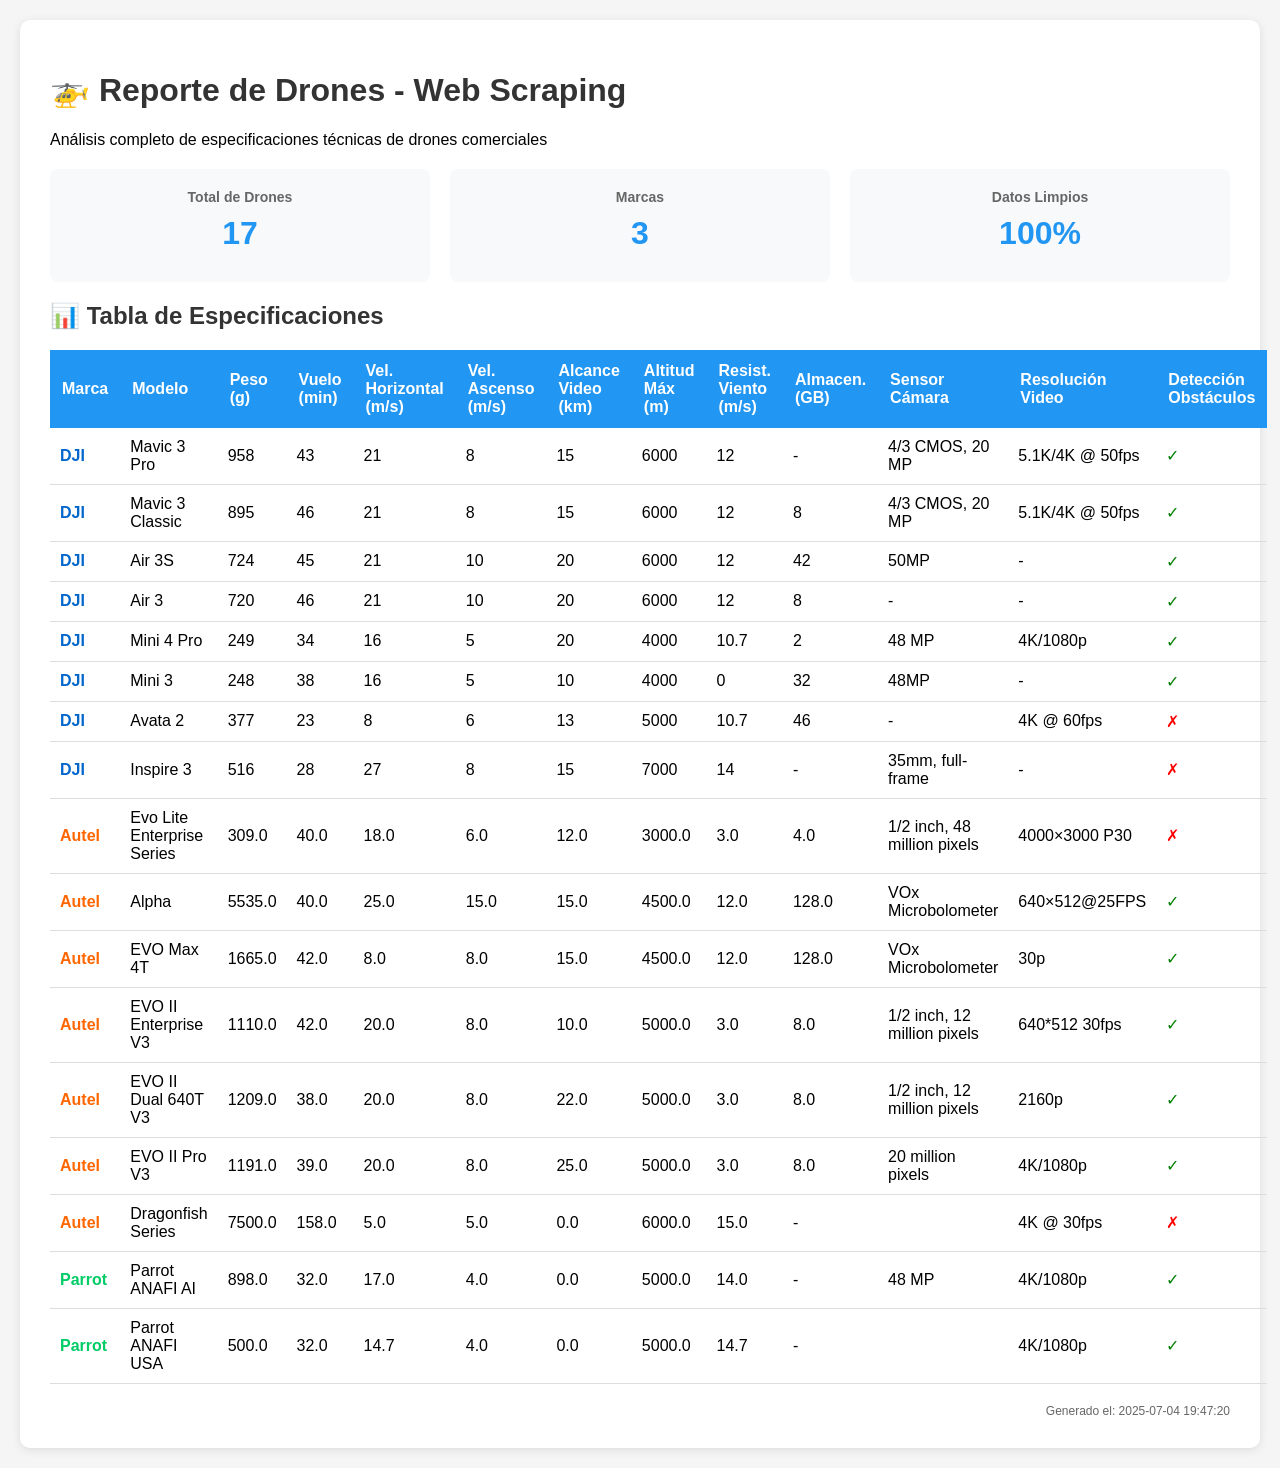
<file: tp_web_scraping_drones/data/processed/drone_report.html>
<!DOCTYPE html>
<html lang="es">
<head>
    <meta charset="UTF-8">
    <meta name="viewport" content="width=device-width, initial-scale=1.0">
    <title>Reporte de Drones - Web Scraping</title>
    <style>
        body {
            font-family: Arial, sans-serif;
            margin: 20px;
            background-color: #f5f5f5;
        }
        .container {
            max-width: 1400px;
            margin: 0 auto;
            background-color: white;
            padding: 30px;
            border-radius: 10px;
            box-shadow: 0 2px 10px rgba(0,0,0,0.1);
        }
        h1, h2 {
            color: #333;
        }
        .summary {
            display: flex;
            gap: 20px;
            margin: 20px 0;
        }
        .summary-card {
            flex: 1;
            padding: 20px;
            background-color: #f8f9fa;
            border-radius: 8px;
            text-align: center;
        }
        .summary-card h3 {
            margin: 0;
            color: #666;
            font-size: 14px;
        }
        .summary-card .value {
            font-size: 32px;
            font-weight: bold;
            color: #2196F3;
            margin: 10px 0;
        }
        table {
            width: 100%;
            border-collapse: collapse;
            margin-top: 20px;
        }
        th {
            background-color: #2196F3;
            color: white;
            padding: 12px;
            text-align: left;
            position: sticky;
            top: 0;
        }
        td {
            padding: 10px;
            border-bottom: 1px solid #ddd;
        }
        tr:hover {
            background-color: #f5f5f5;
        }
        .brand-dji { color: #0066cc; font-weight: bold; }
        .brand-autel { color: #ff6600; font-weight: bold; }
        .brand-parrot { color: #00cc66; font-weight: bold; }
        .yes { color: green; }
        .no { color: red; }
        .timestamp {
            text-align: right;
            color: #666;
            font-size: 12px;
            margin-top: 20px;
        }
    </style>
</head>
<body>
    <div class="container">
        <h1>🚁 Reporte de Drones - Web Scraping</h1>
        <p>Análisis completo de especificaciones técnicas de drones comerciales</p>
        
        <div class="summary">
            <div class="summary-card">
                <h3>Total de Drones</h3>
                <div class="value">17</div>
            </div>
            <div class="summary-card">
                <h3>Marcas</h3>
                <div class="value">3</div>
            </div>
            <div class="summary-card">
                <h3>Datos Limpios</h3>
                <div class="value">100%</div>
            </div>
        </div>
        
        <h2>📊 Tabla de Especificaciones</h2>
        <table>
            <thead>
                <tr>
                    <th>Marca</th>
                    <th>Modelo</th>
                    <th>Peso (g)</th>
                    <th>Vuelo (min)</th>
                    <th>Vel. Horizontal (m/s)</th>
                    <th>Vel. Ascenso (m/s)</th>
                    <th>Alcance Video (km)</th>
                    <th>Altitud Máx (m)</th>
                    <th>Resist. Viento (m/s)</th>
                    <th>Almacen. (GB)</th>
                    <th>Sensor Cámara</th>
                    <th>Resolución Video</th>
                    <th>Detección Obstáculos</th>
                </tr>
            </thead>
            <tbody>
                
        <tr>
            <td class="brand-dji">DJI</td>
            <td>Mavic 3 Pro</td>
            <td>958</td>
            <td>43</td>
            <td>21</td>
            <td>8</td>
            <td>15</td>
            <td>6000</td>
            <td>12</td>
            <td>-</td>
            <td>4/3 CMOS, 20 MP</td>
            <td>5.1K/4K @ 50fps</td>
            <td class="yes">✓</td>
        </tr>
        
        <tr>
            <td class="brand-dji">DJI</td>
            <td>Mavic 3 Classic</td>
            <td>895</td>
            <td>46</td>
            <td>21</td>
            <td>8</td>
            <td>15</td>
            <td>6000</td>
            <td>12</td>
            <td>8</td>
            <td>4/3 CMOS, 20 MP</td>
            <td>5.1K/4K @ 50fps</td>
            <td class="yes">✓</td>
        </tr>
        
        <tr>
            <td class="brand-dji">DJI</td>
            <td>Air 3S</td>
            <td>724</td>
            <td>45</td>
            <td>21</td>
            <td>10</td>
            <td>20</td>
            <td>6000</td>
            <td>12</td>
            <td>42</td>
            <td>50MP</td>
            <td>-</td>
            <td class="yes">✓</td>
        </tr>
        
        <tr>
            <td class="brand-dji">DJI</td>
            <td>Air 3</td>
            <td>720</td>
            <td>46</td>
            <td>21</td>
            <td>10</td>
            <td>20</td>
            <td>6000</td>
            <td>12</td>
            <td>8</td>
            <td>-</td>
            <td>-</td>
            <td class="yes">✓</td>
        </tr>
        
        <tr>
            <td class="brand-dji">DJI</td>
            <td>Mini 4 Pro</td>
            <td>249</td>
            <td>34</td>
            <td>16</td>
            <td>5</td>
            <td>20</td>
            <td>4000</td>
            <td>10.7</td>
            <td>2</td>
            <td>48 MP</td>
            <td>4K/1080p</td>
            <td class="yes">✓</td>
        </tr>
        
        <tr>
            <td class="brand-dji">DJI</td>
            <td>Mini 3</td>
            <td>248</td>
            <td>38</td>
            <td>16</td>
            <td>5</td>
            <td>10</td>
            <td>4000</td>
            <td>0</td>
            <td>32</td>
            <td>48MP</td>
            <td>-</td>
            <td class="yes">✓</td>
        </tr>
        
        <tr>
            <td class="brand-dji">DJI</td>
            <td>Avata 2</td>
            <td>377</td>
            <td>23</td>
            <td>8</td>
            <td>6</td>
            <td>13</td>
            <td>5000</td>
            <td>10.7</td>
            <td>46</td>
            <td>-</td>
            <td>4K @ 60fps</td>
            <td class="no">✗</td>
        </tr>
        
        <tr>
            <td class="brand-dji">DJI</td>
            <td>Inspire 3</td>
            <td>516</td>
            <td>28</td>
            <td>27</td>
            <td>8</td>
            <td>15</td>
            <td>7000</td>
            <td>14</td>
            <td>-</td>
            <td>35mm, full-frame</td>
            <td>-</td>
            <td class="no">✗</td>
        </tr>
        
        <tr>
            <td class="brand-autel">Autel</td>
            <td>Evo Lite Enterprise Series</td>
            <td>309.0</td>
            <td>40.0</td>
            <td>18.0</td>
            <td>6.0</td>
            <td>12.0</td>
            <td>3000.0</td>
            <td>3.0</td>
            <td>4.0</td>
            <td>1/2 inch, 48 million pixels</td>
            <td>4000×3000 P30</td>
            <td class="no">✗</td>
        </tr>
        
        <tr>
            <td class="brand-autel">Autel</td>
            <td>Alpha</td>
            <td>5535.0</td>
            <td>40.0</td>
            <td>25.0</td>
            <td>15.0</td>
            <td>15.0</td>
            <td>4500.0</td>
            <td>12.0</td>
            <td>128.0</td>
            <td>VOx Microbolometer</td>
            <td>640×512@25FPS</td>
            <td class="yes">✓</td>
        </tr>
        
        <tr>
            <td class="brand-autel">Autel</td>
            <td>EVO Max 4T</td>
            <td>1665.0</td>
            <td>42.0</td>
            <td>8.0</td>
            <td>8.0</td>
            <td>15.0</td>
            <td>4500.0</td>
            <td>12.0</td>
            <td>128.0</td>
            <td>VOx Microbolometer</td>
            <td>30p</td>
            <td class="yes">✓</td>
        </tr>
        
        <tr>
            <td class="brand-autel">Autel</td>
            <td>EVO II Enterprise V3</td>
            <td>1110.0</td>
            <td>42.0</td>
            <td>20.0</td>
            <td>8.0</td>
            <td>10.0</td>
            <td>5000.0</td>
            <td>3.0</td>
            <td>8.0</td>
            <td>1/2 inch, 12 million pixels</td>
            <td>640*512 30fps</td>
            <td class="yes">✓</td>
        </tr>
        
        <tr>
            <td class="brand-autel">Autel</td>
            <td>EVO II Dual 640T V3</td>
            <td>1209.0</td>
            <td>38.0</td>
            <td>20.0</td>
            <td>8.0</td>
            <td>22.0</td>
            <td>5000.0</td>
            <td>3.0</td>
            <td>8.0</td>
            <td>1/2 inch, 12 million pixels</td>
            <td>2160p</td>
            <td class="yes">✓</td>
        </tr>
        
        <tr>
            <td class="brand-autel">Autel</td>
            <td>EVO II Pro V3</td>
            <td>1191.0</td>
            <td>39.0</td>
            <td>20.0</td>
            <td>8.0</td>
            <td>25.0</td>
            <td>5000.0</td>
            <td>3.0</td>
            <td>8.0</td>
            <td>20 million pixels</td>
            <td>4K/1080p</td>
            <td class="yes">✓</td>
        </tr>
        
        <tr>
            <td class="brand-autel">Autel</td>
            <td>Dragonfish Series</td>
            <td>7500.0</td>
            <td>158.0</td>
            <td>5.0</td>
            <td>5.0</td>
            <td>0.0</td>
            <td>6000.0</td>
            <td>15.0</td>
            <td>-</td>
            <td></td>
            <td>4K @ 30fps</td>
            <td class="no">✗</td>
        </tr>
        
        <tr>
            <td class="brand-parrot">Parrot</td>
            <td>Parrot ANAFI AI</td>
            <td>898.0</td>
            <td>32.0</td>
            <td>17.0</td>
            <td>4.0</td>
            <td>0.0</td>
            <td>5000.0</td>
            <td>14.0</td>
            <td>-</td>
            <td>48 MP</td>
            <td>4K/1080p</td>
            <td class="yes">✓</td>
        </tr>
        
        <tr>
            <td class="brand-parrot">Parrot</td>
            <td>Parrot ANAFI USA</td>
            <td>500.0</td>
            <td>32.0</td>
            <td>14.7</td>
            <td>4.0</td>
            <td>0.0</td>
            <td>5000.0</td>
            <td>14.7</td>
            <td>-</td>
            <td></td>
            <td>4K/1080p</td>
            <td class="yes">✓</td>
        </tr>
        
            </tbody>
        </table>
        
        <div class="timestamp">
            Generado el: 2025-07-04 19:47:20
        </div>
    </div>
</body>
</html>
</file>
